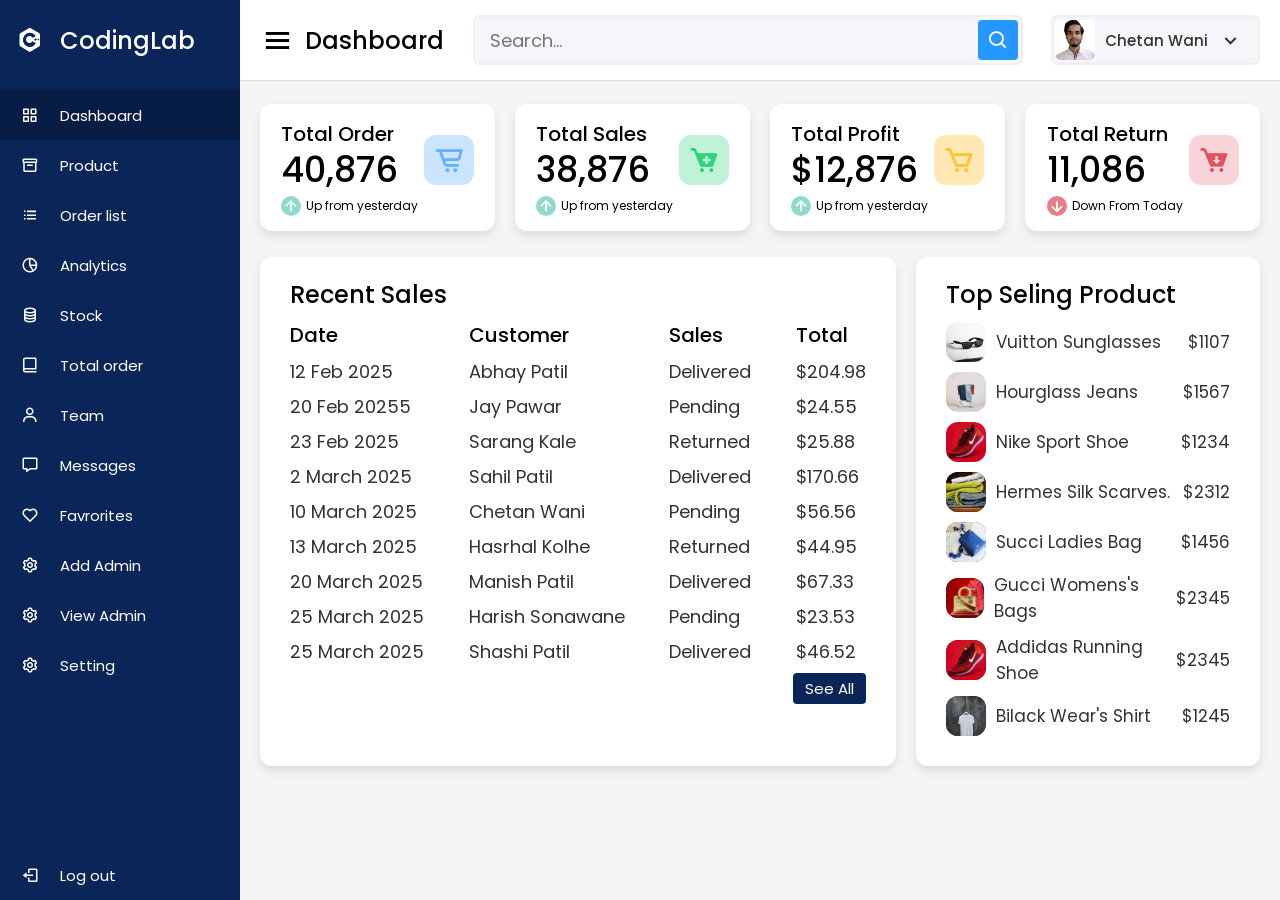
<file: index.html>
<!DOCTYPE html>
<!-- Website - www.codingnepalweb.com -->
<html lang="en" dir="ltr">
  <head>
    <meta charset="UTF-8" />
    <title>Responsive Admin Dashboard | CodingLab</title>
    <link rel="stylesheet" href="style.css" />
    <!-- Boxicons CDN Link -->
    <link href="https://unpkg.com/boxicons@2.0.7/css/boxicons.min.css" rel="stylesheet" />
    <meta name="viewport" content="width=device-width, initial-scale=1.0" />
  </head>
  <body>
    <!-- Sidebar -->
    <div class="sidebar">
      <div class="logo-details">
        <i class="bx bxl-c-plus-plus"></i>
        <span class="logo_name">CodingLab</span>
      </div>
      <ul class="nav-links">
        <li>
          <a href="#" class="active">
            <i class="bx bx-grid-alt"></i>
            <span class="links_name">Dashboard</span>
          </a>
        </li>
        <li>
          <a href="#">
            <i class="bx bx-box"></i>
            <span class="links_name">Product</span>
          </a>
        </li>
        <li>
          <a href="#">
            <i class="bx bx-list-ul"></i>
            <span class="links_name">Order list</span>
          </a>
        </li>
        <li>
          <a href="#">
            <i class="bx bx-pie-chart-alt-2"></i>
            <span class="links_name">Analytics</span>
          </a>
        </li>
        <li>
          <a href="#">
            <i class="bx bx-coin-stack"></i>
            <span class="links_name">Stock</span>
          </a>
        </li>
        <li>
          <a href="#">
            <i class="bx bx-book-alt"></i>
            <span class="links_name">Total order</span>
          </a>
        </li>
        <li>
          <a href="#">
            <i class="bx bx-user"></i>
            <span class="links_name">Team</span>
          </a>
        </li>
        <li>
          <a href="#">
            <i class="bx bx-message"></i>
            <span class="links_name">Messages</span>
          </a>
        </li>
        <li>
          <a href="#">
            <i class="bx bx-heart"></i>
            <span class="links_name">Favrorites</span>
          </a>
        </li>
        <li>
          <a href="adminReg.html">
            <i class="bx bx-cog"></i>
            <span class="links_name">Add Admin</span>
          </a>
        </li>
        <li>
          <a href="viewAdmin.html">
            <i class="bx bx-cog"></i>
            <span class="links_name">View Admin</span>
          </a>
        </li>
        <li>
          <a href="#">
            <i class="bx bx-cog"></i>
            <span class="links_name">Setting</span>
          </a>
        </li>
        <li class="log_out">
          <a href="#">
            <i class="bx bx-log-out"></i>
            <span class="links_name">Log out</span>
          </a>
        </li>
      </ul>
    </div>
    
    <!-- Home Section -->
    <section class="home-section">
      <nav>
        <div class="sidebar-button">
          <i class="bx bx-menu sidebarBtn"></i>
          <span class="dashboard">Dashboard</span>
        </div>
        <div class="search-box">
          <input type="text" placeholder="Search..." />
          <i class="bx bx-search"></i>
        </div>
        <div class="profile-details">
          <img src="images/images.jpg" alt="" />
          <span class="admin_name">Chetan Wani</span>
          <i class="bx bx-chevron-down"></i>
        </div>
      </nav>

      <div class="home-content">
        <div class="overview-boxes">
          <!-- Total Order -->
          <div class="box">
            <div class="right-side">
              <div class="box-topic">Total Order</div>
              <div class="number" id="totalOrderValue">40,876</div>
              <div class="indicator">
                <i class="bx bx-up-arrow-alt"></i>
                <span class="text">Up from yesterday</span>
              </div>
            </div>
            <i class="bx bx-cart-alt cart"></i>
          </div>
          <!-- Total Sales -->
          <div class="box">
            <div class="right-side">
              <div class="box-topic">Total Sales</div>
              <div class="number" id="totalSalesValue">38,876</div>
              <div class="indicator">
                <i class="bx bx-up-arrow-alt"></i>
                <span class="text">Up from yesterday</span>
              </div>
            </div>
            <i class="bx bxs-cart-add cart two"></i>
          </div>
          <!-- Total Profit -->
          <div class="box">
            <div class="right-side">
              <div class="box-topic">Total Profit</div>
              <div class="number" id="totalProfitValue">$12,876</div>
              <div class="indicator">
                <i class="bx bx-up-arrow-alt"></i>
                <span class="text">Up from yesterday</span>
              </div>
            </div>
            <i class="bx bx-cart cart three"></i>
          </div>
          <!-- Total Return -->
          <div class="box">
            <div class="right-side">
              <div class="box-topic">Total Return</div>
              <div class="number" id="totalReturnValue">11,086</div>
              <div class="indicator">
                <i class="bx bx-down-arrow-alt down"></i>
                <span class="text">Down From Today</span>
              </div>
            </div>
            <i class="bx bxs-cart-download cart four"></i>
          </div>
        </div>

        <!-- Other Dashboard Content (Sales Boxes, etc.) can remain unchanged -->
        <div class="sales-boxes">
          <div class="recent-sales box">
            <div class="title">Recent Sales</div>
            <!-- Recent sales details here -->
            <div class="sales-details">
              <ul class="details">
                <li class="topic">Date</li>
                <li><a href="#">12 Feb 2025</a></li>
                <li><a href="#">20 Feb 20255</a></li>
                <li><a href="#">23 Feb 2025</a></li>
                <li><a href="#">2 March 2025</a></li>
                <li><a href="#">10 March 2025</a></li>
                <li><a href="#">13 March 2025</a></li>
                <li><a href="#">20 March 2025</a></li>
                <li><a href="#">25 March 2025</a></li>
                <li><a href="#">25 March 2025</a></li>
              </ul>
              <ul class="details">
                <li class="topic">Customer</li>
                <li><a href="#">Abhay Patil</a></li>
                <li><a href="#">Jay Pawar</a></li>
                <li><a href="#">Sarang Kale</a></li>
                <li><a href="#">Sahil Patil</a></li>
                <li><a href="#">Chetan Wani</a></li>
                <li><a href="#">Hasrhal Kolhe</a></li>
                <li><a href="#">Manish Patil</a></li>
                <li><a href="#">Harish Sonawane</a></li>
                <li><a href="#">Shashi Patil</a></li>
              </ul>
              <ul class="details">
                <li class="topic">Sales</li>
                <li><a href="#">Delivered</a></li>
                <li><a href="#">Pending</a></li>
                <li><a href="#">Returned</a></li>
                <li><a href="#">Delivered</a></li>
                <li><a href="#">Pending</a></li>
                <li><a href="#">Returned</a></li>
                <li><a href="#">Delivered</a></li>
                <li><a href="#">Pending</a></li>
                <li><a href="#">Delivered</a></li>
              </ul>
              <ul class="details">
                <li class="topic">Total</li>
                <li><a href="#">$204.98</a></li>
                <li><a href="#">$24.55</a></li>
                <li><a href="#">$25.88</a></li>
                <li><a href="#">$170.66</a></li>
                <li><a href="#">$56.56</a></li>
                <li><a href="#">$44.95</a></li>
                <li><a href="#">$67.33</a></li>
                <li><a href="#">$23.53</a></li>
                <li><a href="#">$46.52</a></li>
              </ul>
            </div>
            <div class="button">
              <a href="#">See All</a>
            </div>
          </div>
          <div class="top-sales box">
            <div class="title">Top Seling Product</div>
            <ul class="top-sales-details">
              <li>
                <a href="#">
                  <img src="images/sunglasses.jpg" alt="" />
                  <span class="product">Vuitton Sunglasses</span>
                </a>
                <span class="price">$1107</span>
              </li>
              <li>
                <a href="#">
                  <img src="images/jeans.jpg" alt="" />
                  <span class="product">Hourglass Jeans </span>
                </a>
                <span class="price">$1567</span>
              </li>
              <li>
                <a href="#">
                  <img src="images/nike-min.jpg" alt="" />
                  <span class="product">Nike Sport Shoe</span>
                </a>
                <span class="price">$1234</span>
              </li>
              <li>
                <a href="#">
                  <img src="images/scarves.jpg" alt="" />
                  <span class="product">Hermes Silk Scarves.</span>
                </a>
                <span class="price">$2312</span>
              </li>
              <li>
                <a href="#">
                  <img src="images/blueBag.jpg" alt="" />
                  <span class="product">Succi Ladies Bag</span>
                </a>
                <span class="price">$1456</span>
              </li>
              <li>
                <a href="#">
                  <img src="images/bag.jpg" alt="" />
                  <span class="product">Gucci Womens's Bags</span>
                </a>
                <span class="price">$2345</span>
              </li>

              <li>
                <a href="#">
                  <img src="images/addidas.jpg" alt="" />
                  <span class="product">Addidas Running Shoe</span>
                </a>
                <span class="price">$2345</span>
              </li>
              <li>
                <a href="#">
                  <img src="images/shirt.jpg" alt="" />
                  <span class="product">Bilack Wear's Shirt</span>
                </a>
                <span class="price">$1245</span>
              </li>
            </ul>
          </div>
        </div>
      </div>
    </section>

    <script src="script.js"></script> <!-- Link to JavaScript file -->

  </body>
</html>
</file>
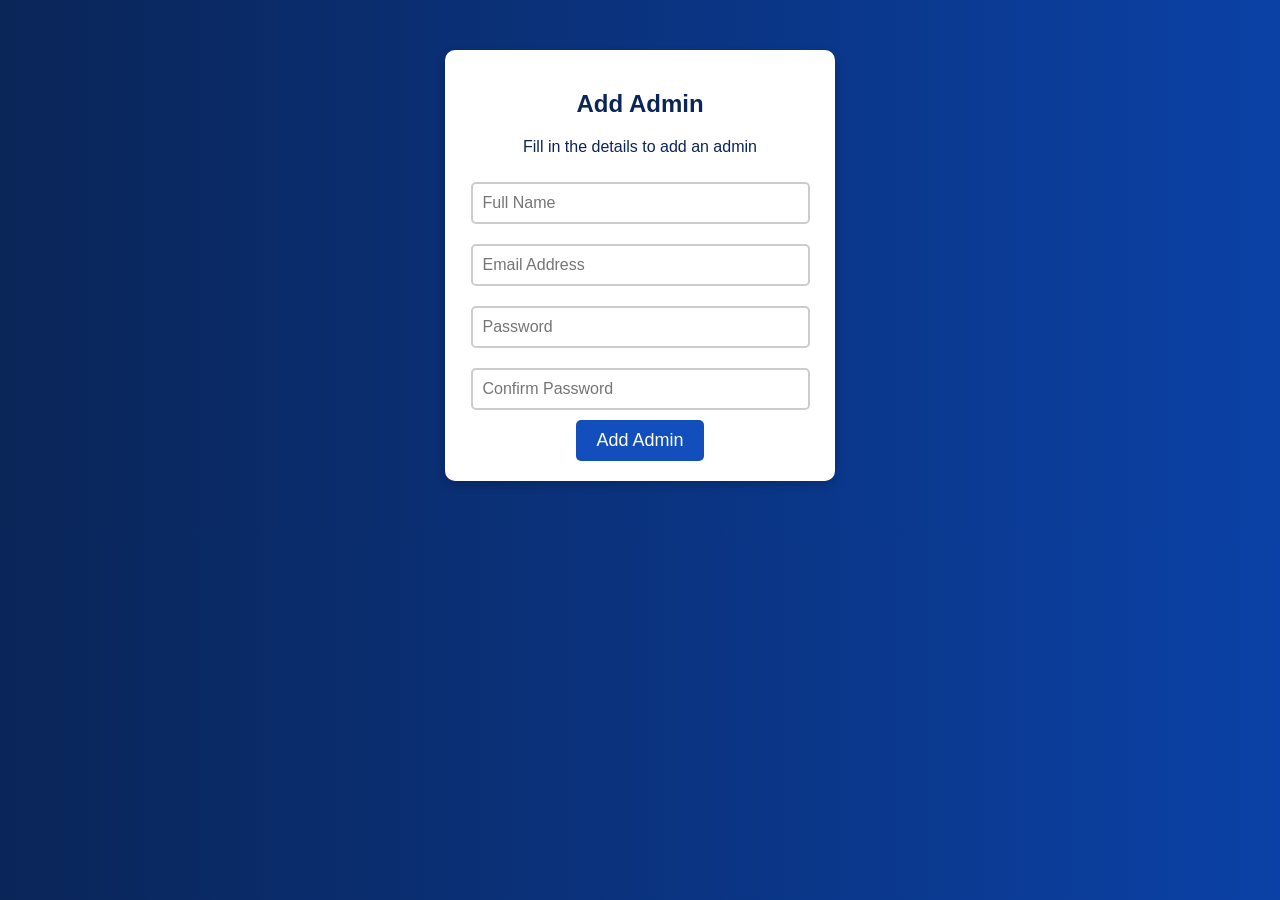
<file: adminReg.html>
<!DOCTYPE html>
<html lang="en">
<head>
    <meta charset="UTF-8">
    <meta name="viewport" content="width=device-width, initial-scale=1.0">
    <title>Add Admin</title>
    <link rel="stylesheet" href="formStyle.css">
</head>
<body>
    <div class="container">
        <form id="adminForm">
            <h2>Add Admin</h2>
            <p>Fill in the details to add an admin</p>
            <input type="text" id="name" placeholder="Full Name" required>
            <input type="email" id="email" placeholder="Email Address" required>
            <input type="password" id="password" placeholder="Password" required>
            <input type="password" id="confirmPassword" placeholder="Confirm Password" required>
            <button type="submit">Add Admin</button>
        </form>
    </div>
    <script src="script.js"></script>
</body>
</html>
</file>
<file: style.css>
/* Googlefont Poppins CDN Link */
@import url('https://fonts.googleapis.com/css2?family=Poppins:wght@200;300;400;500;600;700&display=swap');
*{
  margin: 0;
  padding: 0;
  box-sizing: border-box;
  font-family: 'Poppins', sans-serif;
}
.sidebar{
  position: fixed;
  height: 100%;
  width: 240px;
  background: #0A2558;
  transition: all 0.5s ease;
}
.sidebar.active{
  width: 60px;
}
.sidebar .logo-details{
  height: 80px;
  display: flex;
  align-items: center;
}
.sidebar .logo-details i{
  font-size: 28px;
  font-weight: 500;
  color: #fff;
  min-width: 60px;
  text-align: center
}
.sidebar .logo-details .logo_name{
  color: #fff;
  font-size: 24px;
  font-weight: 500;
}
.sidebar .nav-links{
  margin-top: 10px;
}
.sidebar .nav-links li{
  position: relative;
  list-style: none;
  height: 50px;
}
.sidebar .nav-links li a{
  height: 100%;
  width: 100%;
  display: flex;
  align-items: center;
  text-decoration: none;
  transition: all 0.4s ease;
}
.sidebar .nav-links li a.active{
  background: #081D45;
}
.sidebar .nav-links li a:hover{
  background: #081D45;
}
.sidebar .nav-links li i{
  min-width: 60px;
  text-align: center;
  font-size: 18px;
  color: #fff;
}
.sidebar .nav-links li a .links_name{
  color: #fff;
  font-size: 15px;
  font-weight: 400;
  white-space: nowrap;
}
.sidebar .nav-links .log_out{
  position: absolute;
  bottom: 0;
  width: 100%;
}
.home-section{
  position: relative;
  background: #f5f5f5;
  min-height: 100vh;
  width: calc(100% - 240px);
  left: 240px;
  transition: all 0.5s ease;
}
.sidebar.active ~ .home-section{
  width: calc(100% - 60px);
  left: 60px;
}
.home-section nav{
  display: flex;
  justify-content: space-between;
  height: 80px;
  background: #fff;
  display: flex;
  align-items: center;
  position: fixed;
  width: calc(100% - 240px);
  left: 240px;
  z-index: 100;
  padding: 0 20px;
  box-shadow: 0 1px 1px rgba(0, 0, 0, 0.1);
  transition: all 0.5s ease;
}
.sidebar.active ~ .home-section nav{
  left: 60px;
  width: calc(100% - 60px);
}
.home-section nav .sidebar-button{
  display: flex;
  align-items: center;
  font-size: 24px;
  font-weight: 500;
}
nav .sidebar-button i{
  font-size: 35px;
  margin-right: 10px;
}
.home-section nav .search-box{
  position: relative;
  height: 50px;
  max-width: 550px;
  width: 100%;
  margin: 0 20px;
}
nav .search-box input{
  height: 100%;
  width: 100%;
  outline: none;
  background: #F5F6FA;
  border: 2px solid #EFEEF1;
  border-radius: 6px;
  font-size: 18px;
  padding: 0 15px;
}
nav .search-box .bx-search{
  position: absolute;
  height: 40px;
  width: 40px;
  background: #2697FF;
  right: 5px;
  top: 50%;
  transform: translateY(-50%);
  border-radius: 4px;
  line-height: 40px;
  text-align: center;
  color: #fff;
  font-size: 22px;
  transition: all 0.4 ease;
}
.home-section nav .profile-details{
  display: flex;
  align-items: center;
  background: #F5F6FA;
  border: 2px solid #EFEEF1;
  border-radius: 6px;
  height: 50px;
  min-width: 190px;
  padding: 0 15px 0 2px;
}
nav .profile-details img{
  height: 40px;
  width: 40px;
  border-radius: 6px;
  object-fit: cover;
}
nav .profile-details .admin_name{
  font-size: 15px;
  font-weight: 500;
  color: #333;
  margin: 0 10px;
  white-space: nowrap;
}
nav .profile-details i{
  font-size: 25px;
  color: #333;
}
.home-section .home-content{
  position: relative;
  padding-top: 104px;
}
.home-content .overview-boxes{
  display: flex;
  align-items: center;
  justify-content: space-between;
  flex-wrap: wrap;
  padding: 0 20px;
  margin-bottom: 26px;
}
.overview-boxes .box{
  display: flex;
  align-items: center;
  justify-content: center;
  width: calc(100% / 4 - 15px);
  background: #fff;
  padding: 15px 14px;
  border-radius: 12px;
  box-shadow: 0 5px 10px rgba(0,0,0,0.1);
}
.overview-boxes .box-topic{
  font-size: 20px;
  font-weight: 500;
}
.home-content .box .number{
  display: inline-block;
  font-size: 35px;
  margin-top: -6px;
  font-weight: 500;
}
.home-content .box .indicator{
  display: flex;
  align-items: center;
}
.home-content .box .indicator i{
  height: 20px;
  width: 20px;
  background: #8FDACB;
  line-height: 20px;
  text-align: center;
  border-radius: 50%;
  color: #fff;
  font-size: 20px;
  margin-right: 5px;
}
.box .indicator i.down{
  background: #e87d88;
}
.home-content .box .indicator .text{
  font-size: 12px;
}
.home-content .box .cart{
  display: inline-block;
  font-size: 32px;
  height: 50px;
  width: 50px;
  background: #cce5ff;
  line-height: 50px;
  text-align: center;
  color: #66b0ff;
  border-radius: 12px;
  margin: -15px 0 0 6px;
}
.home-content .box .cart.two{
   color: #2BD47D;
   background: #C0F2D8;
 }
.home-content .box .cart.three{
   color: #ffc233;
   background: #ffe8b3;
 }
.home-content .box .cart.four{
   color: #e05260;
   background: #f7d4d7;
 }
.home-content .total-order{
  font-size: 20px;
  font-weight: 500;
}
.home-content .sales-boxes{
  display: flex;
  justify-content: space-between;
  /* padding: 0 20px; */
}

/* left box */
.home-content .sales-boxes .recent-sales{
  width: 65%;
  background: #fff;
  padding: 20px 30px;
  margin: 0 20px;
  border-radius: 12px;
  box-shadow: 0 5px 10px rgba(0, 0, 0, 0.1);
}
.home-content .sales-boxes .sales-details{
  display: flex;
  align-items: center;
  justify-content: space-between;
}
.sales-boxes .box .title{
  font-size: 24px;
  font-weight: 500;
  /* margin-bottom: 10px; */
}
.sales-boxes .sales-details li.topic{
  font-size: 20px;
  font-weight: 500;
}
.sales-boxes .sales-details li{
  list-style: none;
  margin: 8px 0;
}
.sales-boxes .sales-details li a{
  font-size: 18px;
  color: #333;
  font-size: 400;
  text-decoration: none;
}
.sales-boxes .box .button{
  width: 100%;
  display: flex;
  justify-content: flex-end;
}
.sales-boxes .box .button a{
  color: #fff;
  background: #0A2558;
  padding: 4px 12px;
  font-size: 15px;
  font-weight: 400;
  border-radius: 4px;
  text-decoration: none;
  transition: all 0.3s ease;
}
.sales-boxes .box .button a:hover{
  background:  #0d3073;
}

/* Right box */
.home-content .sales-boxes .top-sales{
  width: 35%;
  background: #fff;
  padding: 20px 30px;
  margin: 0 20px 0 0;
  border-radius: 12px;
  box-shadow: 0 5px 10px rgba(0, 0, 0, 0.1);
}
.sales-boxes .top-sales li{
  display: flex;
  align-items: center;
  justify-content: space-between;
  margin: 10px 0;
}
.sales-boxes .top-sales li a img{
  height: 40px;
  width: 40px;
  object-fit: cover;
  border-radius: 12px;
  margin-right: 10px;
  background: #333;
}
.sales-boxes .top-sales li a{
  display: flex;
  align-items: center;
  text-decoration: none;
}
.sales-boxes .top-sales li .product,
.price{
  font-size: 17px;
  font-weight: 400;
  color: #333;
}
/* Responsive Media Query */
@media (max-width: 1240px) {
  .sidebar{
    width: 60px;
  }
  .sidebar.active{
    width: 220px;
  }
  .home-section{
    width: calc(100% - 60px);
    left: 60px;
  }
  .sidebar.active ~ .home-section{
    left: 220px;
    width: calc(100% - 220px);
    overflow: hidden;
  }
  .home-section nav{
    width: calc(100% - 60px);
    left: 60px;
  }
  .sidebar.active ~ .home-section nav{
    width: calc(100% - 220px);
    left: 220px;
  }
}
@media (max-width: 1150px) {
  .home-content .sales-boxes{
    flex-direction: column;
  }
  .home-content .sales-boxes .box{
    width: 100%;
    overflow-x: scroll;
    margin-bottom: 30px;
  }
  .home-content .sales-boxes .top-sales{
    margin: 0;
  }
}
@media (max-width: 1000px) {
  .overview-boxes .box{
    width: calc(100% / 2 - 15px);
    margin-bottom: 15px;
  }
}
@media (max-width: 700px) {
  nav .sidebar-button .dashboard,
  nav .profile-details .admin_name,
  nav .profile-details i{
    display: none;
  }
  .home-section nav .profile-details{
    height: 50px;
    min-width: 40px;
  }
  .home-content .sales-boxes .sales-details{
    width: 560px;
  }
}
@media (max-width: 550px) {
  .overview-boxes .box{
    width: 100%;
    margin-bottom: 15px;
  }
  .sidebar.active ~ .home-section nav .profile-details{
    display: none;
  }
}
@media (max-width: 400px) {
  .sidebar{
    width: 0;
  }
  .sidebar.active{
    width: 60px;
  }
  .home-section{
    width: 100%;
    left: 0;
  }
  .sidebar.active ~ .home-section{
    left: 60px;
    width: calc(100% - 60px);
  }
  .home-section nav{
    width: 100%;
    left: 0;
  }
  .sidebar.active ~ .home-section nav{
    left: 60px;
    width: calc(100% - 60px);
  }
}
</file>
<file: formStyle.css>
/* formStyle.css */

/* General Styles */
body {
    font-family: 'Poppins', sans-serif;
    background: linear-gradient(to right, #0A2558, #0b41a6);
    color: #0A2558;
    text-align: center;
    margin: 0;
    padding: 0;
}

/* Form Container */
form {
    background: rgba(255, 255, 255, 0.2);
    background: #ffffff;
    backdrop-filter: blur(10px);
    width: 350px;
    margin: 50px auto;
    padding: 20px;
    border-radius: 10px;
    box-shadow: 0 4px 10px rgba(0, 0, 0, 0.2);
}

/* Form Inputs */
input {
    width: 90%;
    padding: 10px;
    margin: 10px 0;
    border: 2px solid #ccc; /* Added solid border */
    border-radius: 5px;
    outline: none; /* Removes default focus outline */
    font-size: 16px;
}

/* Button Style */
button {
    background: #124ebc;
    color: white;
    padding: 10px 20px;
    border: none;
    font-size: 18px;
    border-radius: 5px;
    cursor: pointer;
    transition: 0.3s ease;
}

button:hover {
    background: #011f98;
}

/* Admin List */
ul {
    list-style: none;
    padding: 0;
}

ul li {
    background: rgba(255, 255, 255, 0.2);
    backdrop-filter: blur(10px);
    padding: 15px;
    margin: 20px auto;
    width: 60%;
    font-size: 18px;
    border-radius: 8px;
    box-shadow: 0 4px 10px rgba(0, 0, 0, 0.2);
}

/* Links */
a {
    display: inline-block;
    text-decoration: none;
    background: #ff9f43;
    color: white;
    padding: 10px 15px;
    border-radius: 5px;
    margin-top: 20px;
    transition: 0.3s ease;
}

a:hover {
    background: #ff6b00;
}
</file>
